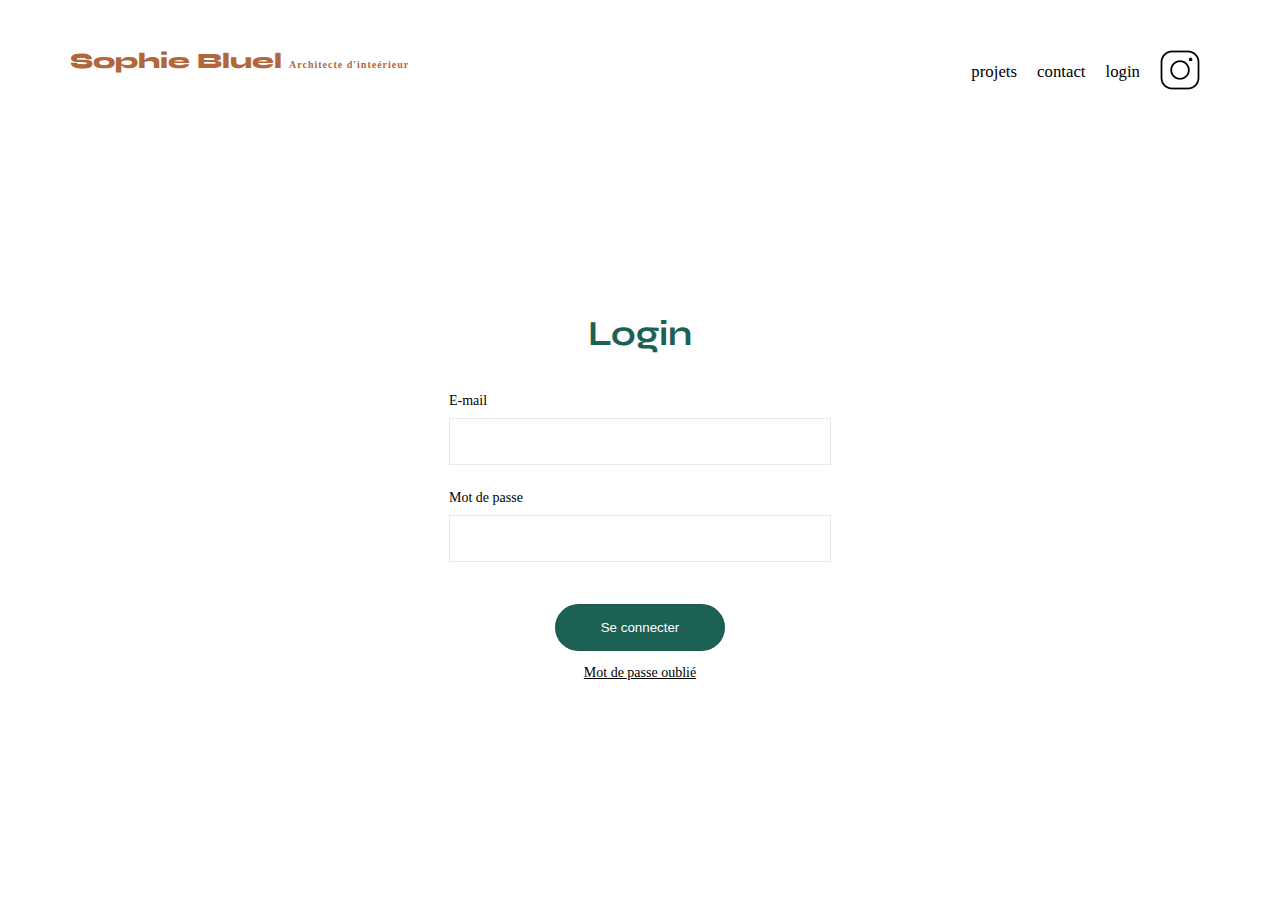
<file: Portfolio-architecte-sophie-bluel/FrontEnd/Login.html>
<!DOCTYPE html>
<html>
  <head>
    <meta charset="UTF-8" />
    <title>login</title>
    <link rel="stylesheet" href="assets/login.css" />
    <link rel="stylesheet" href="assets/style.css" />
    <script src="login.js" type="module"></script>
  </head>
  <body>
    <header>
      <h1>Sophie Bluel <span>Architecte d'inteérieur</span></h1>
      <nav>
        <ul>
          <li>projets</li>
          <li>contact</li>
          <li><a href="index.html">login</a></li>
          <li><img src="./assets/icons/instagram.png" alt="Instagram" /></li>
        </ul>
      </nav>
    </header>

    <main>
      <form class="container">
        <p class="container_head">Login</p>

        <label for="E-mail">E-mail</label>
        <input class="container_input_email" type="email" placeholder="" />

        <label for="password">Mot de passe</label>
        <input
          class="container_input_password"
          type="password"
          placeholder=""
        />

        <button class="container_button">Se connecter</button>
        <a href="">Mot de passe oublié</a>
        <div class="erreur_login"></div>
      </form>
    </main>
  </body>
</html>
</file>
<file: Portfolio-architecte-sophie-bluel/FrontEnd/assets/login.css>
/**Page de connexion**/ 

main {
	position: relative;
	height: 80vh;
	width: 100%;
	display: flex;
	justify-content: center;
	align-items: center;
}

.container {
	position: relative;
	display: flex;
	justify-content: center;
	align-items: center;
	flex-direction: column;
	gap: 10px;
}

.container_head {
	font-family: syne, sans-serif;
	font-weight: 700;
	font-size: 35px;
	margin-bottom: 2rem;
	color: #1D6154;
}

.container_input_email, .container_input_password {
	padding: 15px;
	width: 350px;
	border: 1px solid rgba(0, 0, 0, 0.09);
	outline: none;
	box-shadow:rgba(0, 0, 0, 0.09);
	margin-bottom: 1rem;
}

.container_button {
	margin-top: 1rem;
	padding: 15px;
	width: 170px;
	border: 1px solid rgba(0, 0, 0, 0.09);
	border-radius: 60px;
	background-color: #1D6154;
	color: white;
	outline: none;
	box-shadow:rgba(0, 0, 0, 0.09);
}

main a {
	margin-top: 5px;
	color: black;
}

.container label {
	margin-right: auto;
}
</file>
<file: Portfolio-architecte-sophie-bluel/FrontEnd/assets/style.css>
/* http://meyerweb.com/eric/tools/css/reset/
   v2.0 | 20110126
   License: none (public domain)
*/

@import url('https://fonts.googleapis.com/css2?family=Lobster&family=Raleway:wght@300;400;600;700;800;900&family=Roboto:ital,wght@0,400;0,500;1,100&family=Shrikhand&family=Syne:wght@600&display=swap');

html, body, div, span, applet, object, iframe,
h1, h2, h3, h4, h5, h6, p, blockquote, pre,
a, abbr, acronym, address, big, cite, code,
del, dfn, em, img, ins, kbd, q, s, samp,
small, strike, strong, sub, sup, tt, var,
b, u, i, center,
dl, dt, dd, ol, ul, li,
fieldset, form, label, legend,
table, caption, tbody, tfoot, thead, tr, th, td,
article, aside, canvas, details, embed,
figure, figcaption, footer, header, hgroup,
menu, nav, output, ruby, section, summary,
time, mark, audio, video {
	margin: 0;
	padding: 0;
	border: 0;
	font-size: 100%;
	font: inherit;
	vertical-align: baseline;
}
/* HTML5 display-role reset for older browsers */
article, aside, details, figcaption, figure,
footer, header, hgroup, menu, nav, section {
	display: block;
}
body {
	line-height: 1;
}
ol, ul {
	list-style: none;
}
blockquote, q {
	quotes: none;
}
blockquote:before, blockquote:after,
q:before, q:after {
	content: '';
	content: none;
}
table {
	border-collapse: collapse;
	border-spacing: 0;
}
/** end reset css**/
body {
	max-width: 1140px;
	margin:auto;
	font-family: 'Work Sans' ;
	font-size: 14px;
}
header {
	display: flex;
	justify-content: space-between;
	margin: 50px 0
}
section {
	margin: 50px 0
}

h1{
	display: flex;
	flex-direction: column;
	font-family: 'Syne';
	font-size: 22px;
	font-weight: 800;
	color: #B1663C
}

h1 > span {
	font-family: 'Work Sans';
	font-size:10px;
	letter-spacing: 0.1em;
;
}

h2{
	font-family: 'Syne';
	font-weight: 700;
	font-size: 30px;
	color: #1D6154
}
nav ul {
	display: flex;
	align-items: center;
	list-style-type: none;

}
nav li {
	padding: 0 10px;
	font-size: 1.2em;
}

li:hover {
	color: #B1663C;
}
#introduction {
	display: flex;
	align-items: center;
}
#introduction figure {
	flex: 1
}
#introduction img {
	display: block;
	margin: auto;
	width: 80%;
}

#introduction article {
	flex: 1
}
#introduction h2 {
	margin-bottom: 1em;
}

#introduction p {
	margin-bottom: 0.5em;
}
#portfolio h2 {
	text-align: center;
	margin-bottom: 1em;
}
.gallery {
	width: 100%;
	display: grid;
	grid-template-columns: 1fr 1fr 1fr;
	grid-column-gap: 20px;
	grid-row-gap: 20px;
}

.gallery img {
	width: 100%;

}
#contact {
	width: 50%;
margin: auto;
}
#contact > * {
	text-align: center;

}
#contact h2{
	margin-bottom: 20px;
}
#contact form {
	text-align: left;
	margin-top:30px;
	display: flex;
	flex-direction: column;
}

#contact input {
	height: 50px;
	font-size: 1.2em;
	border: none;
	box-shadow: 0px 4px 14px rgba(0, 0, 0, 0.09);
}
#contact label {
	margin: 2em 0 1em 0;
}
#contact textarea {
	border: none;
	box-shadow: 0px 4px 14px rgba(0, 0, 0, 0.09);
}

input[type="submit"]{
	font-family: 'Syne';
	font-weight: 700;
	color: white;
	background-color: #1D6154;
	margin : 2em auto ;
	width: 180px;
	text-align: center;
	border-radius: 60px ;
}

footer nav ul {
	display: flex;
	justify-content: flex-end;
	margin: 2em
}

/**Filtres Travaux**/ 
.filtres {
	display: flex;
	justify-content: center;
	gap: 1rem;
	margin: 3rem;
}

.filtres a {
	border: 1px solid #1D6154;
	border-radius: 30px;
	padding: 5px 20px 5px 20px;
	text-decoration: none;
	color: #1D6154;
	font-size: 17px;
	font-weight: 700;
}

.filtres a:hover {
	background-color: #1D6154;
	color: white;
}

header a {
	text-decoration: none;
	color: black;
}

header a:hover {
	cursor: pointer;
	color: #B1663C;
}

/**Modifier**/
#portfolio a {
	margin-left: 1rem;
	font-size: 15px;
	text-decoration: none;
	color: black;
}
/** Modal **/
aside h1 {
	font-family: worksans, sans-serif;
	font-weight: 300;
	color: black;
	font-size: 25px;
}

aside button {
	margin-left: 32rem;
}

.container {
	position: relative;
	display: flex;
	justify-content: center;
	align-items: center;
	flex-direction: column;
	gap: 10px;
}

h1 {
    display: block;
    text-align: center;
  }

.button_container {
    display: block;
    margin: 0 auto;
  }

.button_container {
	margin-top: 1rem;
	padding: 15px;
	width: 230px;
	border: 1px solid rgba(0, 0, 0, 0.09);
	border-radius: 60px;
	background-color: #1D6154;
	color: white;
	outline: none;
	box-shadow:rgba(0, 0, 0, 0.09);
	font-size: 18px;
}

.supr_container {
	margin-top: 2rem;
	padding: 15px;
	width: 200px;
	border: 1px solid transparent;
	border-radius: 60px;
	background-color: transparent;
	color: #FF5733;
	outline: none;
	box-shadow:rgba(0, 0, 0, 0.09);
	font-size: 16px;
}

.supr_container {
	display: block;
    margin: 0 auto;
}

.button_container, .supr_container:hover {
	cursor: pointer;
}

.container_suppression img {
    width: 95px;
}

.lien_suppr {
    position: absolute;
	padding-left: 3rem;
}

.container_suppression {
    display: grid;
    grid-template-columns: 1fr 1fr 1fr 1fr 1fr;
    gap: 1rem;
    width: auto;
}

.modal-wrapper h1 {
    margin-bottom: 3rem;
}

.button_container {
    margin-top: 3rem;
}
</file>
